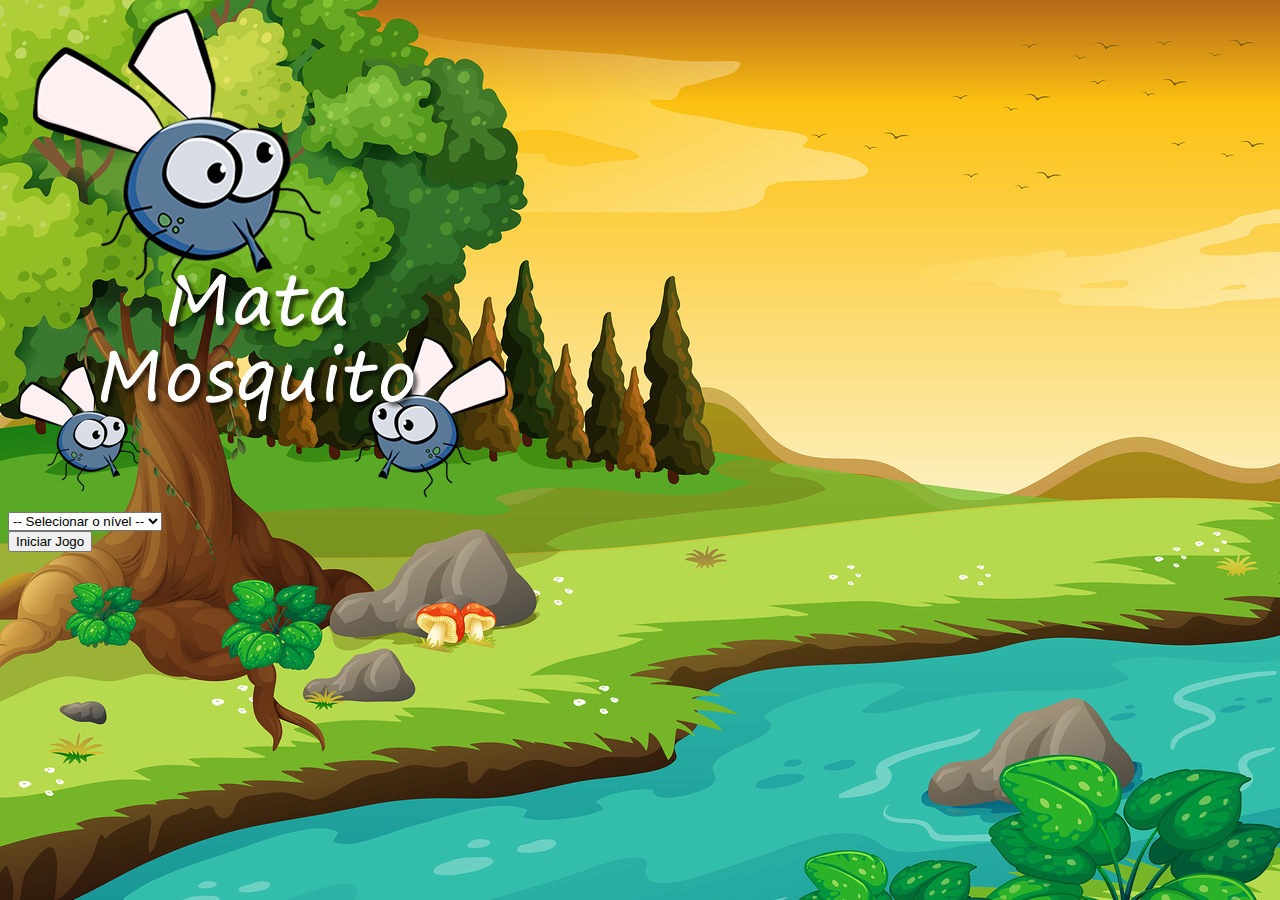
<file: app_mataMosquito/index.html>
<!DOCTYPE html>
<html>

	<head>

		<meta charset="utf-8">
		<meta name="viewport" content="width=device-width, initial-scale=1">
		<title></title>

		<link rel="stylesheet" href="https://stackpath.bootstrapcdn.com/bootstrap/4.1.3/css/bootstrap.min.css" integrity="sha384-MCw98/SFnGE8fJT3GXwEOngsV7Zt27NXFoaoApmYm81iuXoPkFOJwJ8ERdknLPMO" crossorigin="anonymous">

		<link rel="stylesheet" type="text/css" href="estilo.css">

		<script>
			
			function iniciarJogo() {
				var nivel = document.getElementById('nivel').value

				if(nivel == '') {
					alert('Selecione um nível para iniciar o jogo')
					return false
				}

				window.location.href = 'app.html?' + nivel
			}

		</script>

	</head>

	<body>

		<div class="container">
			<div class="row">
				<div class="col">
					<div class="d-flex justify-content-center">
						<img src="imagens/game.png">
					</div>
				</div>
			</div>

			<div class="row">
				<div class="col">
					<div class="d-flex justify-content-center">
						<div class="mb-2">
							<select class="form-control" id="nivel">
								<option value="">-- Selecionar o nível --</option>
								<option value="normal">Normal</option>
								<option value="dificil">Difícil</option>
								<option value="chikungunya">Chikungunya</option>
							</select>
						</div>
					</div>
				</div>
			</div>

			<div class="row">
				<div class="col">
					<div class="d-flex justify-content-center">
						<button type="button" class="btn btn-danger btn-lg" onclick="iniciarJogo()">Iniciar Jogo</button>
					</div>
				</div>
			</div>
		</div>

	</body>

</html>
</file>
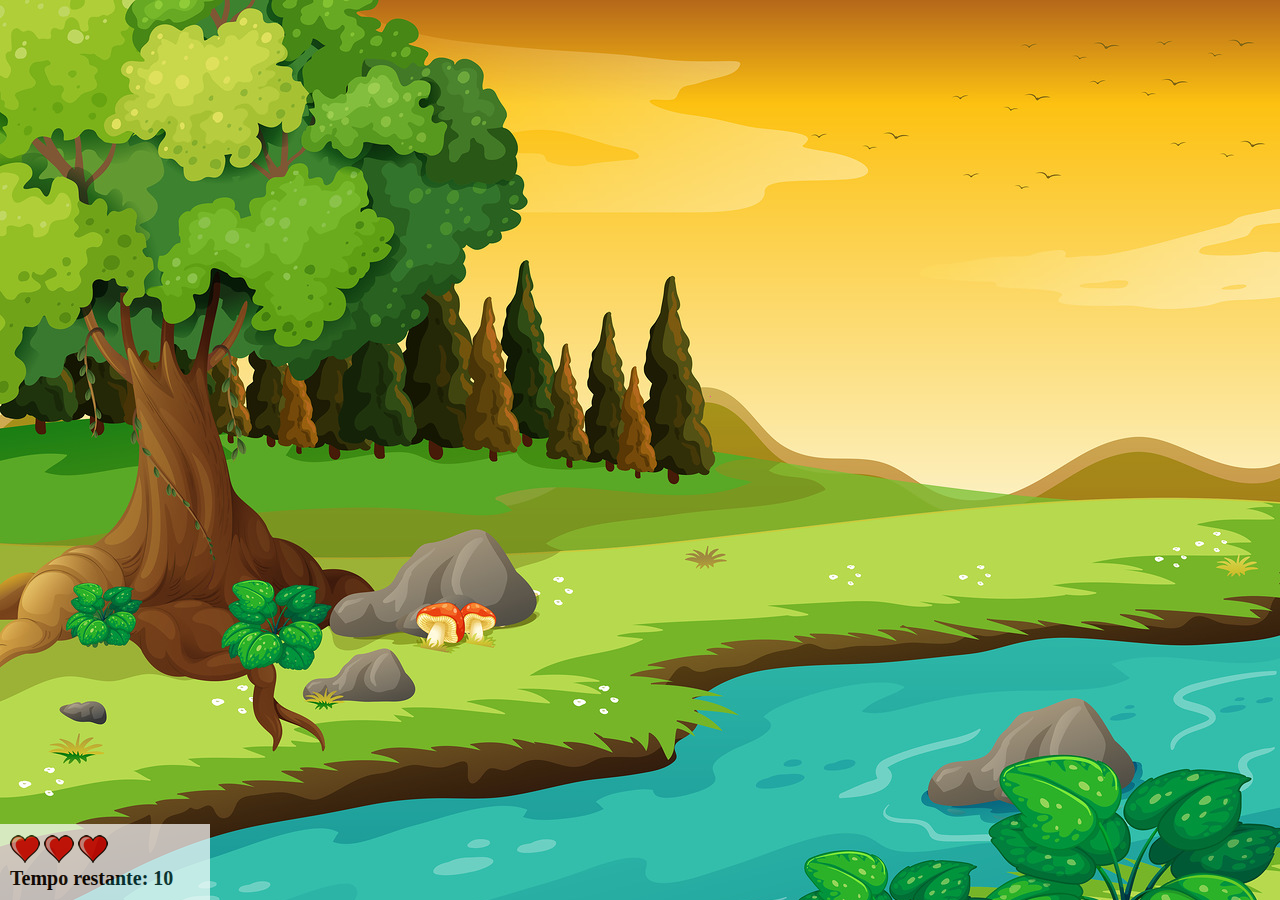
<file: app_mataMosquito/app.html>
<!DOCTYPE html>
<html>

	<head>

		<meta charset="utf-8">
		<meta name="viewport" content="width=device-width, initial-scale=1">
		<title></title>

		<link rel="stylesheet" type="text/css" href="estilo.css">

		<script src="jogo.js"></script>

	</head>

	<body onresize="ajustaTamanhoPalcoJogo()">

		<div class="painel">
			<div class="vida">
				<img id="v1" src="imagens/coracao_cheio.png">
				<img id="v2" src="imagens/coracao_cheio.png">
				<img id="v3" src="imagens/coracao_cheio.png">
			</div>

			<div class="cronometro">Tempo restante: <span id="cronometro"></span></div>
		</div>


		<script>
			
			document.getElementById('cronometro').innerHTML = tempo

			var criaMosquito = setInterval(posicaoRandomica, criaMosquitoTempo)
		</script>
	</body>

</html>
</file>
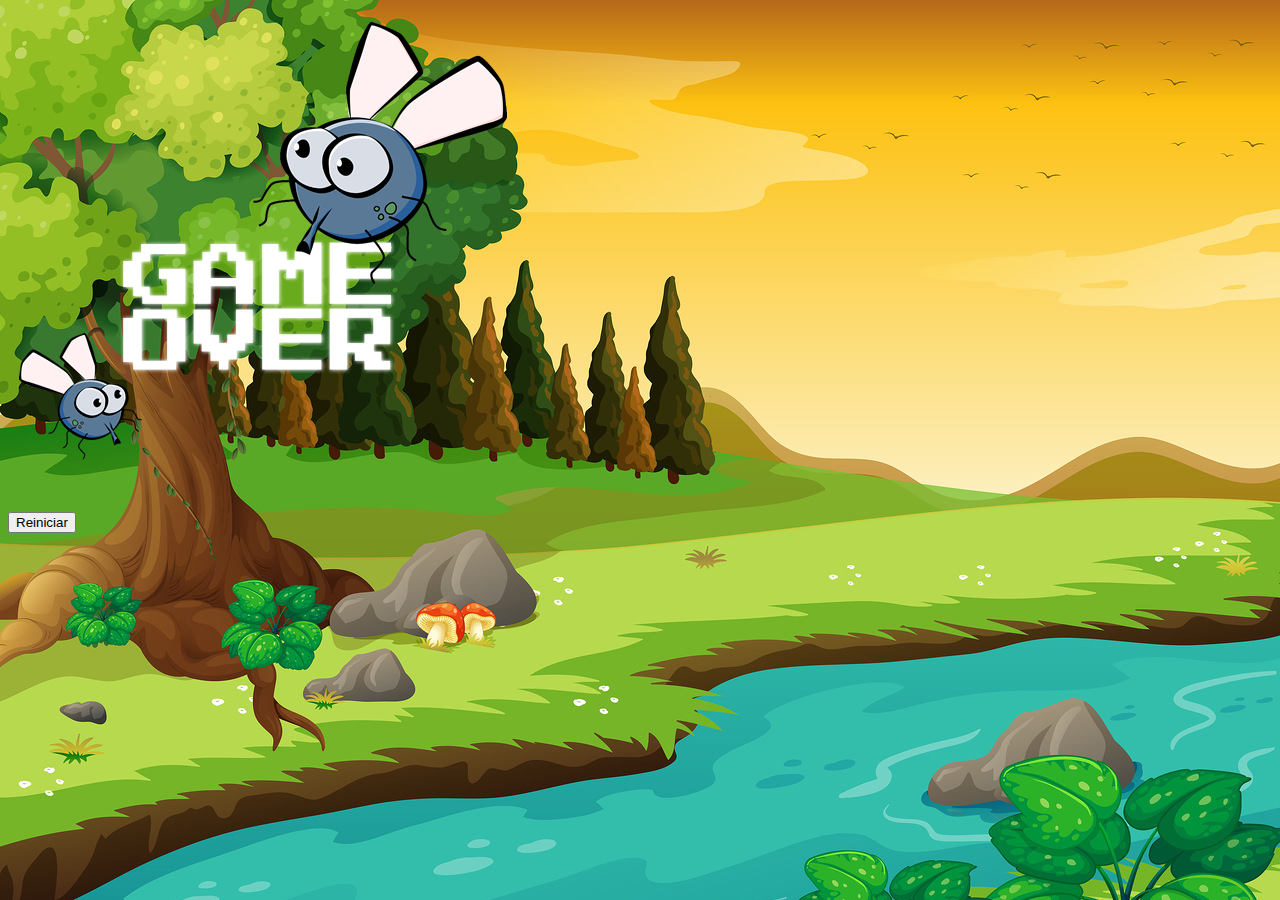
<file: app_mataMosquito/fim_de_jogo.html>
<!DOCTYPE html>
<html>

	<head>

		<meta charset="utf-8">
		<meta name="viewport" content="width=device-width, initial-scale=1">
		<title></title>

		<link rel="stylesheet" href="https://stackpath.bootstrapcdn.com/bootstrap/4.1.3/css/bootstrap.min.css" integrity="sha384-MCw98/SFnGE8fJT3GXwEOngsV7Zt27NXFoaoApmYm81iuXoPkFOJwJ8ERdknLPMO" crossorigin="anonymous">

		<link rel="stylesheet" type="text/css" href="estilo.css">

	</head>

	<body>

		<div class="container">
			<div class="row">
				<div class="col">
					<div class="d-flex justify-content-center">
						<img src="imagens/game_over.png">
					</div>
				</div>
			</div>

			<div class="row">
				<div class="col">
					<div class="d-flex justify-content-center">
						<button type="button" class="btn btn-dark btn-lg" onclick="window.location.href = 'index.html'">Reiniciar</button>
					</div>
				</div>
			</div>
		</div>

	</body>

</html>
</file>
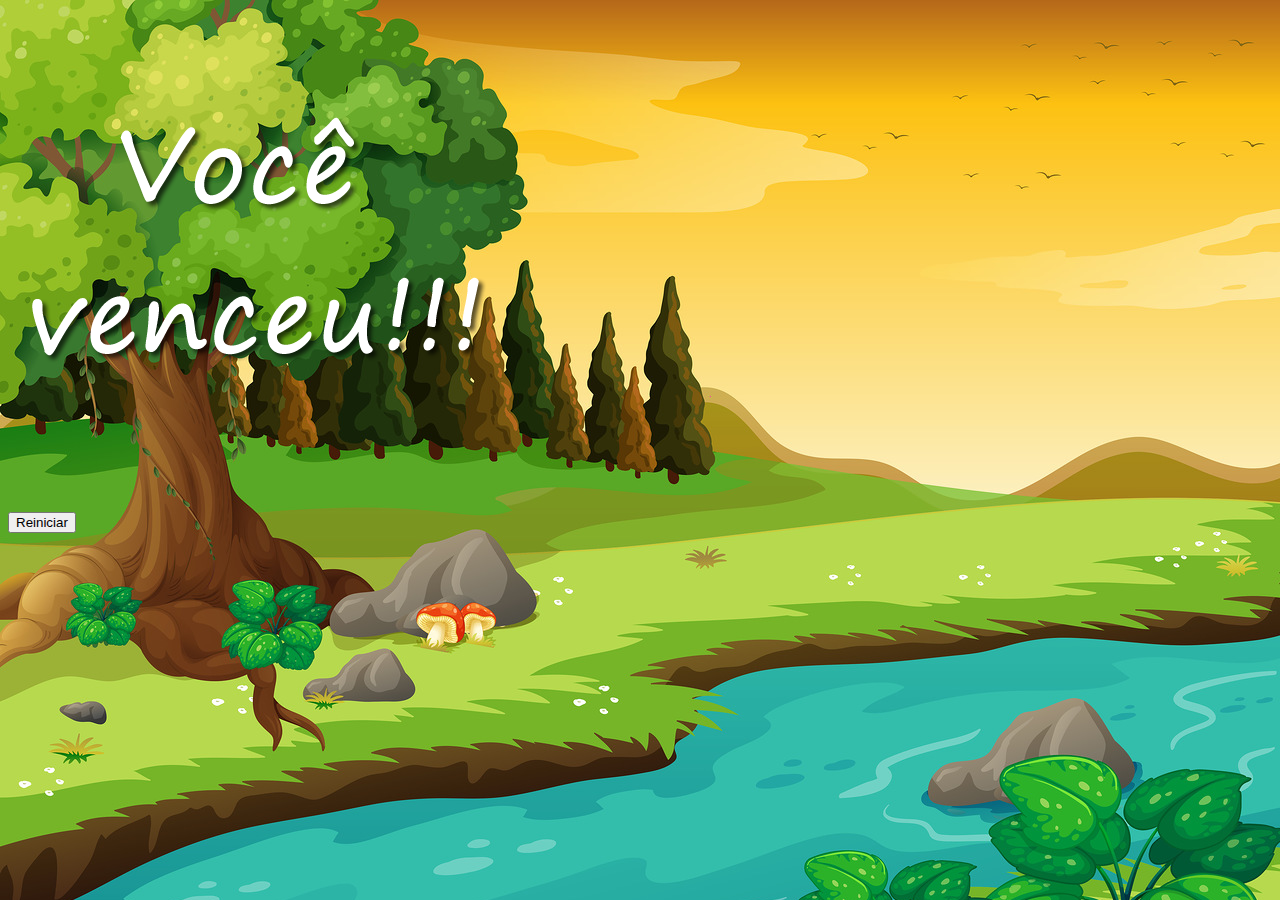
<file: app_mataMosquito/vitoria.html>
<!DOCTYPE html>
<html>

	<head>

		<meta charset="utf-8">
		<meta name="viewport" content="width=device-width, initial-scale=1">
		<title></title>

		<link rel="stylesheet" href="https://stackpath.bootstrapcdn.com/bootstrap/4.1.3/css/bootstrap.min.css" integrity="sha384-MCw98/SFnGE8fJT3GXwEOngsV7Zt27NXFoaoApmYm81iuXoPkFOJwJ8ERdknLPMO" crossorigin="anonymous">

		<link rel="stylesheet" type="text/css" href="estilo.css">

	</head>

	<body>

		<div class="container">
			<div class="row">
				<div class="col">
					<div class="d-flex justify-content-center">
						<img src="imagens/vitoria.png">
					</div>
				</div>
			</div>

			<div class="row">
				<div class="col">
					<div class="d-flex justify-content-center">
						<button type="button" class="btn btn-dark btn-lg" onclick="window.location.href = 'index.html'">Reiniciar</button>
					</div>
				</div>
			</div>
		</div>

	</body>

</html>
</file>
<file: app_mataMosquito/estilo.css>
html {
	cursor: url(imagens/mata_mosca.png) 30 30, auto;
}

body {
	background-image: url(imagens/bg.jpg);
	background-repeat: no-repeat;
	background-size: 100%;
}

.mosquito1 {
	width: 50px;
	height: 50px;
}

.mosquito2 {
	width: 70px;
	height: 70px;
}

.mosquito3 {
	width: 90px;
	height: 90px;
}

.ladoA {
	transform: scaleX(1);
}

.ladoB {
	transform: scaleX(-1);
}

.painel {
	position: absolute;
	width: 190px;
	padding: 10px;
	left: 0px;
	bottom: 0px;
	border-top: 1px solid #fff;
	background-color: #fff;
	opacity: 0.7;
}

.vidas {
	float: left;
}

.cronometro {
	float: left;
	font-size: 20px;
	font-weight: bold;
}
</file>
